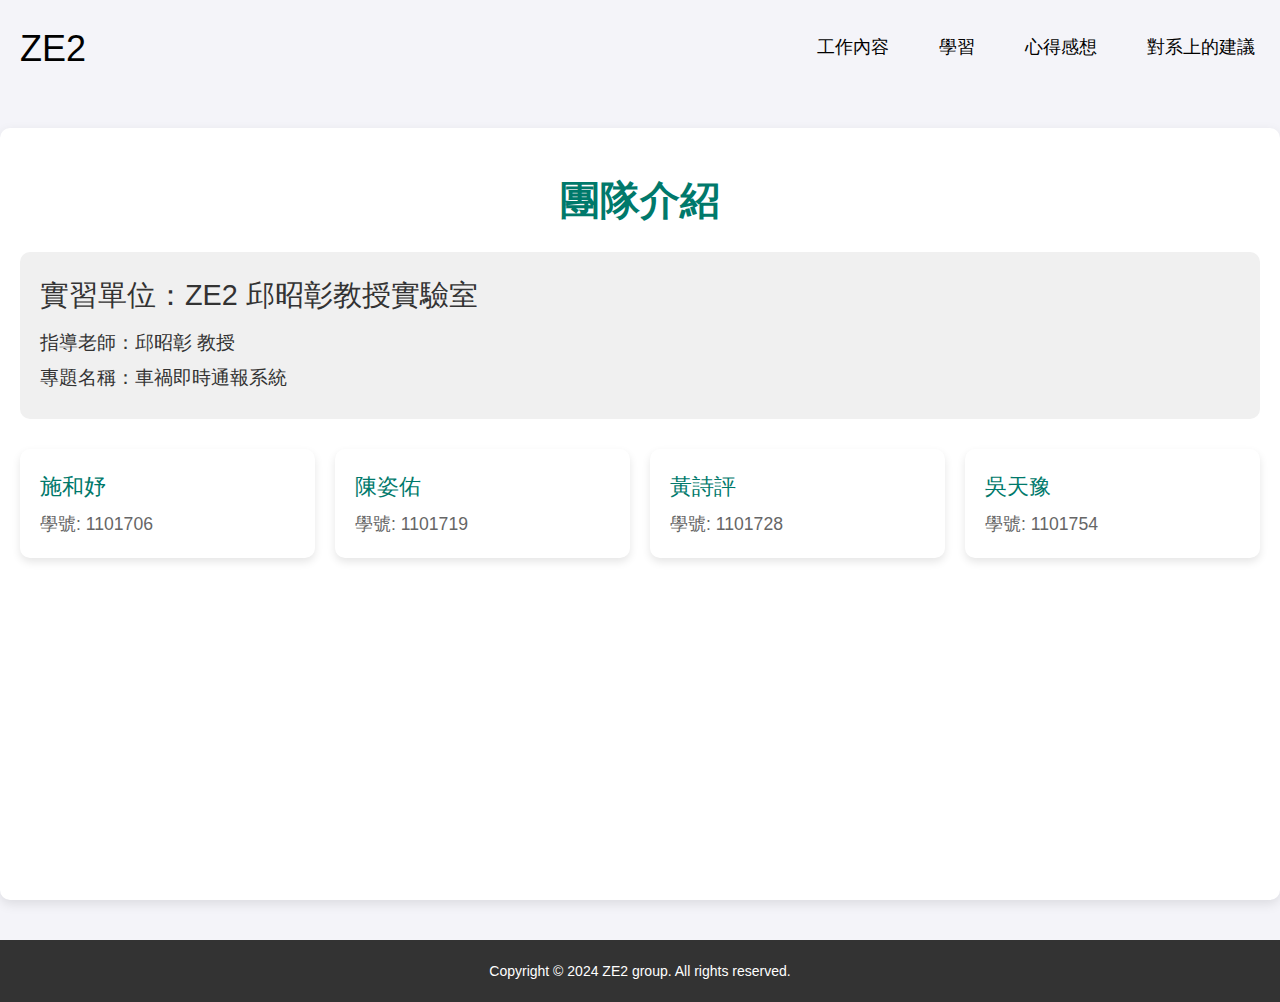
<file: index.htm>
<!DOCTYPE html>
<html lang="zh-Hant">
<head>
    <meta charset="UTF-8">
    <meta name="viewport" content="width=device-width, initial-scale=1.0">
    <title>團隊介紹</title>
    <link rel="stylesheet" href="https://cdnjs.cloudflare.com/ajax/libs/font-awesome/6.6.0/css/all.min.css" integrity="sha512-Kc323vGBEqzTmouAECnVceyQqyqdsSiqLQISBL29aUW4U/M7pSPA/gEUZQqv1cwx4OnYxTxve5UMg5GT6L4JJg==" crossorigin="anonymous" referrerpolicy="no-referrer" />
    <link rel="stylesheet" href="style.css">
    <!-- Google tag (gtag.js) -->
    <script async src="https://www.googletagmanager.com/gtag/js?id=G-84KMQ1LF3Q"></script>
    <script>
      window.dataLayer = window.dataLayer || [];
      function gtag(){dataLayer.push(arguments);}
      gtag('js', new Date());
    
      gtag('config', 'G-84KMQ1LF3Q');
    </script>
</head>
<body>
    <div class="wrap">
        <header>
            <h1><a href="index.htm">ZE2</a></h1>
            <nav>
                <i class="fa-solid fa-bars"></i>
                <ul class="menu">
                    <li class="close-btn">
                        <i class="fa-solid fa-times"></i>
                    </li>
                    <li>
                        <a href="#" class="learn">工作內容</a>
                        <ul class="submenu">
                            <li><a href="environment.html">工作環境介紹</a></li>
                            <li><a href="project.html">專題介紹</a></li>
                        </ul>
                    </li>
                    <li>
                        <a href="#" class="learn">學習</a>
                        <ul class="submenu">
                            <li><a href="prestudy.html">計畫前之預先學習</a></li>
                            <li><a href="study.html">專題中的學習</a></li>
                        </ul>
                    </li>
                    <li><a href="experience.html">心得感想</a></li>
                    <li><a href="recommand.html">對系上的建議</a></li>
                </ul>
            </nav>
        </header>

        <main class="team">
            <h2>團隊介紹</h2>
            <div class="team-overview">
                <h3>實習單位：ZE2 邱昭彰教授實驗室</h3>
                <p>指導老師：邱昭彰 教授</p>
                <p>專題名稱：車禍即時通報系統</p>
            </div>
            <ul class="team-members">
                <li>
                    <h4>施和妤</h4>
                    <p>學號: 1101706</p>
                </li>
                <li>
                    <h4>陳姿佑</h4>
                    <p>學號: 1101719</p>
                </li>
                <li>
                    <h4>黃詩評</h4>
                    <p>學號: 1101728</p>
                </li>
                <li>
                    <h4>吳天豫</h4>
                    <p>學號: 1101754</p>
                </li>
            </ul>            
        </main>
    </div>
    <footer>
        <p>Copyright © 2024 ZE2 group. All rights reserved.</p>
    </footer>
    <script src="index.js"></script>
</body>
</html>
</file>
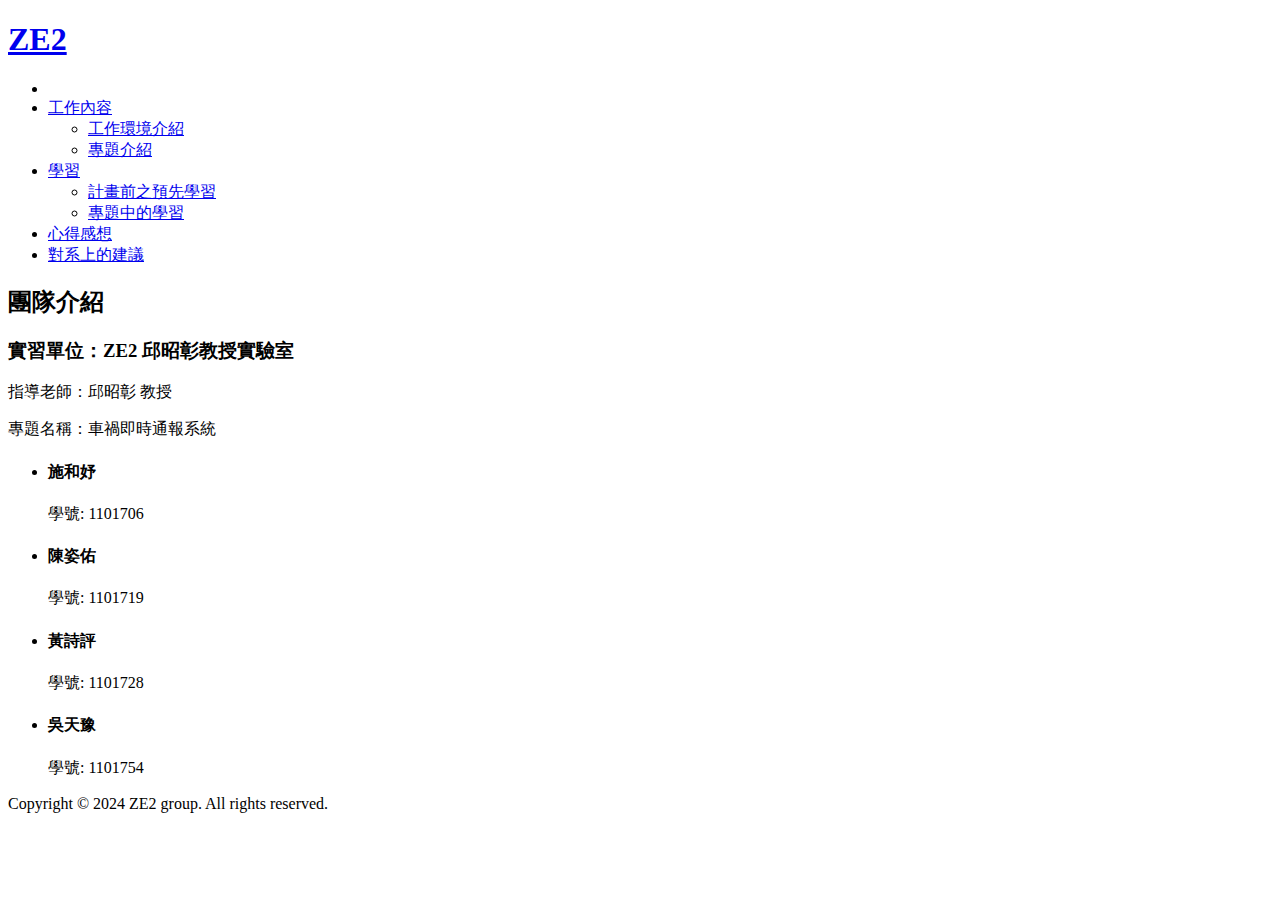
<file: index.html>
<!DOCTYPE html>
<html lang="zh-Hant">
<head>
    <meta charset="UTF-8">
    <meta name="viewport" content="width=device-width, initial-scale=1.0">
    <title>團隊介紹</title>
    <link rel="stylesheet" href="https://cdnjs.cloudflare.com/ajax/libs/font-awesome/6.6.0/css/all.min.css" integrity="sha512-Kc323vGBEqzTmouAECnVceyQqyqdsSiqLQISBL29aUW4U/M7pSPA/gEUZQqv1cwx4OnYxTxve5UMg5GT6L4JJg==" crossorigin="anonymous" referrerpolicy="no-referrer" />
    <link rel="stylesheet" type="text/css" href="https://github.com/loading2022/project/blob/main/style.css">
</head>
<body>
    <div class="wrap">
        <header>
            <h1><a href="index.html">ZE2</a></h1>
            <nav>
                <i class="fa-solid fa-bars"></i>
                <ul class="menu">
                    <li class="close-btn">
                        <i class="fa-solid fa-times"></i>
                    </li>
                    <li>
                        <a href="#" class="learn">工作內容</a>
                        <ul class="submenu">
                            <li><a href="https://loading2022.github.io/project/environment.html">工作環境介紹</a></li>
                            <li><a href="https://loading2022.github.io/project/project.html">專題介紹</a></li>
                        </ul>
                    </li>
                    <li>
                        <a href="#" class="learn">學習</a>
                        <ul class="submenu">
                            <li><a href="https://loading2022.github.io/project/prestudy.html">計畫前之預先學習</a></li>
                            <li><a href="https://loading2022.github.io/project/study.html">專題中的學習</a></li>
                        </ul>
                    </li>
                    <li><a href="https://loading2022.github.io/project/experience.html">心得感想</a></li>
                    <li><a href="https://loading2022.github.io/project/recommand.html">對系上的建議</a></li>
                </ul>
            </nav>
        </header>

        <main class="team">
            <h2>團隊介紹</h2>
            <div class="team-overview">
                <h3>實習單位：ZE2 邱昭彰教授實驗室</h3>
                <p>指導老師：邱昭彰 教授</p>
                <p>專題名稱：車禍即時通報系統</p>
            </div>
            <ul class="team-members">
                <li>
                    <h4>施和妤</h4>
                    <p>學號: 1101706</p>
                </li>
                <li>
                    <h4>陳姿佑</h4>
                    <p>學號: 1101719</p>
                </li>
                <li>
                    <h4>黃詩評</h4>
                    <p>學號: 1101728</p>
                </li>
                <li>
                    <h4>吳天豫</h4>
                    <p>學號: 1101754</p>
                </li>
            </ul>            
        </main>
    </div>
    <footer>
        <p>Copyright © 2024 ZE2 group. All rights reserved.</p>
    </footer>
    <script src="https://github.com/loading2022/project/blob/main/index.js"></script>
</body>
</html>
</file>
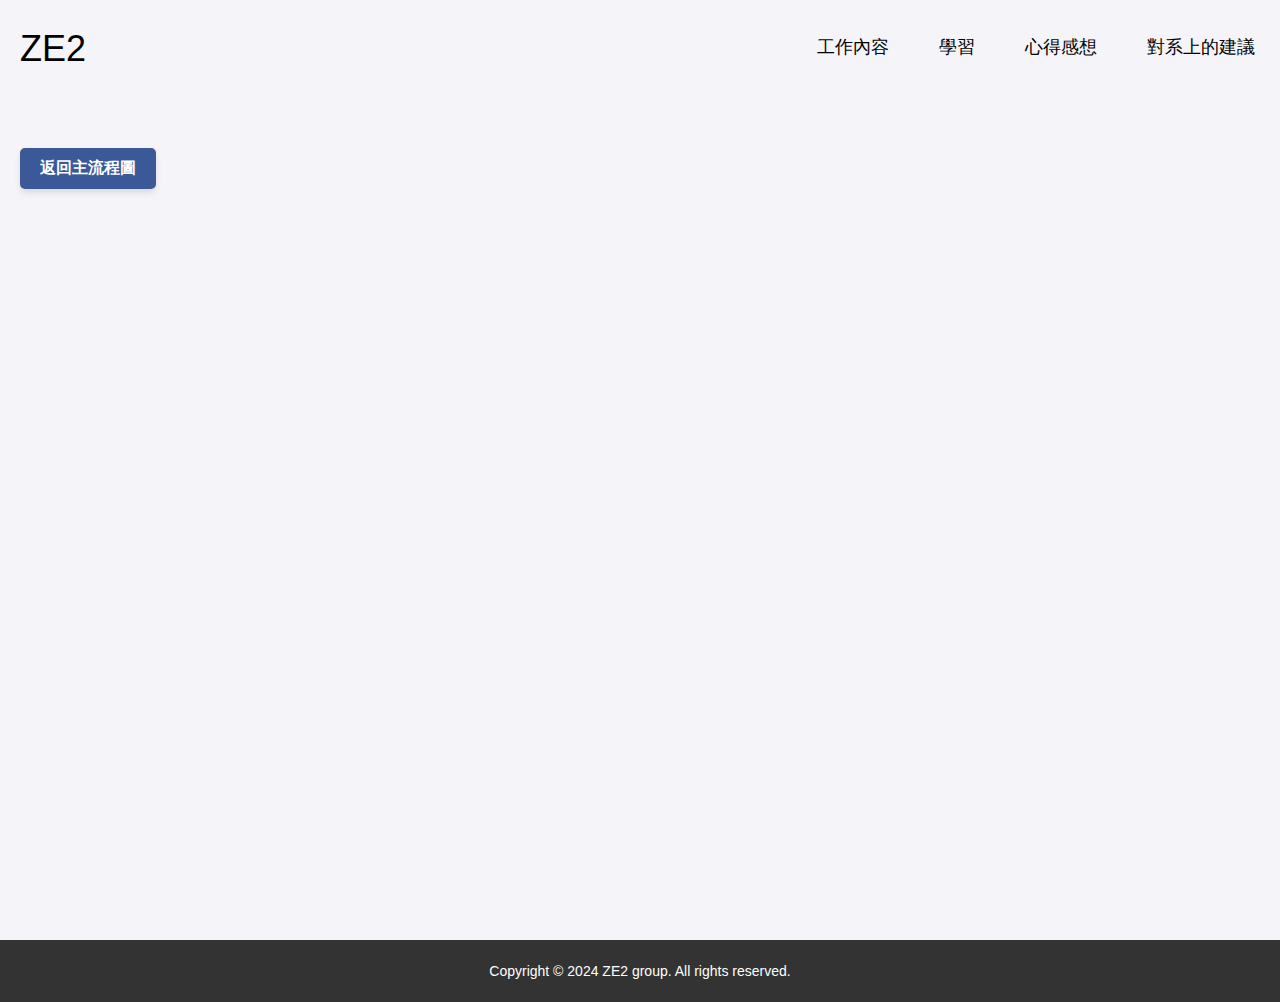
<file: detail.html>
<!DOCTYPE html>
<html lang="en">
<head>
    <meta charset="UTF-8">
    <meta name="viewport" content="width=device-width, initial-scale=1.0">
    <title>實作詳細說明</title>
    <link rel="stylesheet" href="https://cdnjs.cloudflare.com/ajax/libs/font-awesome/6.6.0/css/all.min.css" integrity="sha512-Kc323vGBEqzTmouAECnVceyQqyqdsSiqLQISBL29aUW4U/M7pSPA/gEUZQqv1cwx4OnYxTxve5UMg5GT6L4JJg==" crossorigin="anonymous" referrerpolicy="no-referrer" />
    <link rel="stylesheet" type="text/css" href="style.css">
</head>
<body>
    <div class="wrap">
        <header>
            <h1><a href="index.htm">ZE2</a></h1>
            <nav>
                <i class="fa-solid fa-bars"></i>
                <ul class="menu">
                    <li class="close-btn">
                        <i class="fa-solid fa-times"></i>
                    </li>
                    <li>
                        <a href="#" class="learn">工作內容</a>
                        <ul class="submenu">
                            <li><a href="environment.html">工作環境介紹</a></li>
                            <li><a href="project.html">專題介紹</a></li>
                        </ul>
                    </li>
                    <li>
                        <a href="#" class="learn">學習</a>
                        <ul class="submenu">
                            <li><a href="prestudy.html">計畫前之預先學習</a></li>
                            <li><a href="study.html">專題中的學習</a></li>
                        </ul>
                    </li>
                    <li><a href="experience.html">心得感想</a></li>
                    <li><a href="recommand.html">對系上的建議</a></li>
                </ul>
            </nav>
        </header>

        <main>
            <div id="detail-content"></div>
            <button id="back-to-main" class="back-button">返回主流程圖</button>
        </main>
    </div>
    <footer>
        <p>Copyright © 2024 ZE2 group. All rights reserved.</p>
    </footer>
    <script src="index.js"></script>
</body>
</html>
</file>
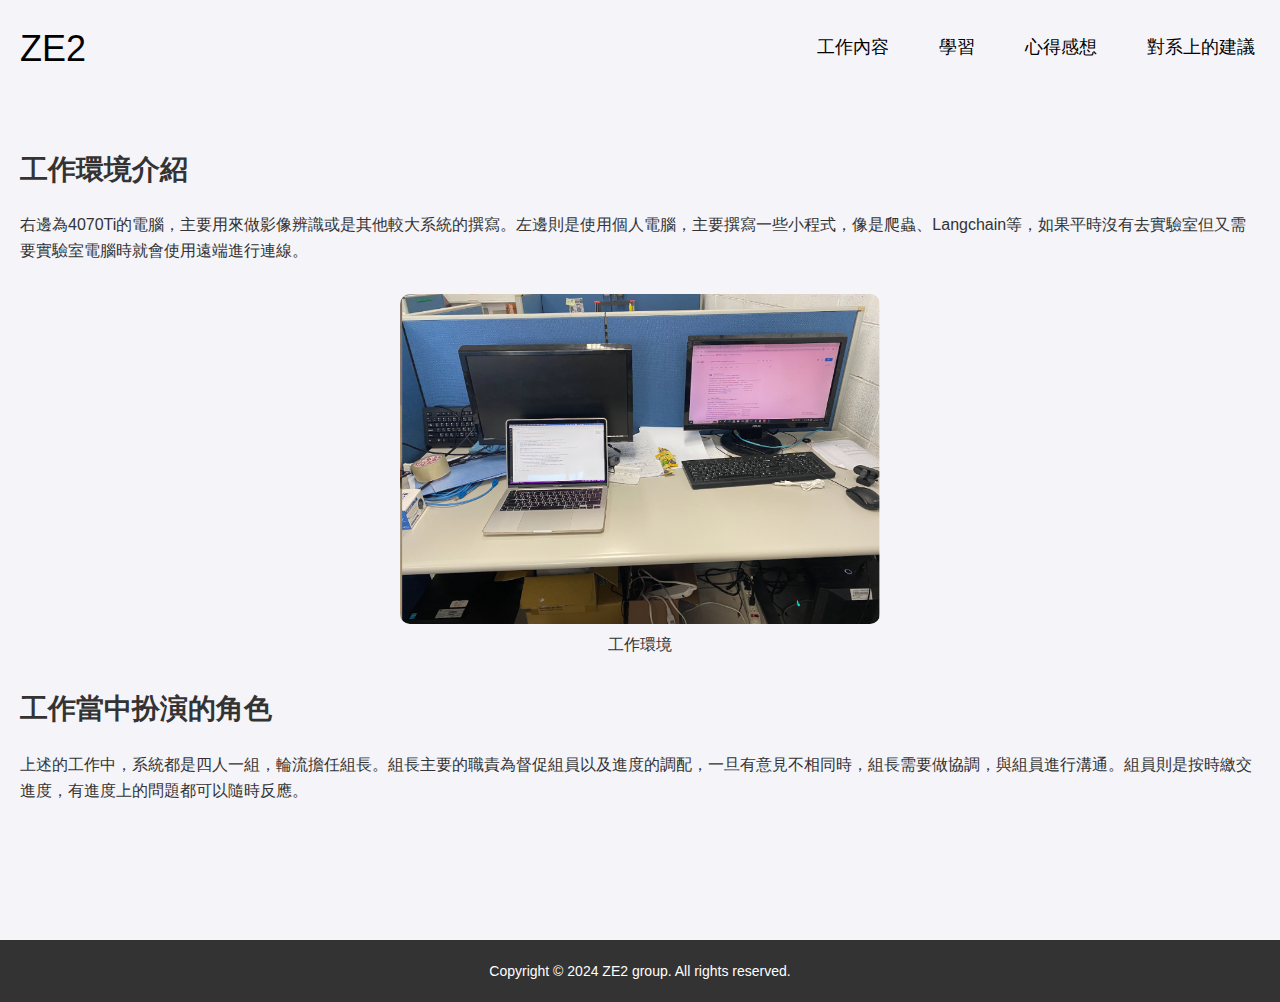
<file: environment.html>
<!DOCTYPE html>
<html lang="zh-Hant">
<head>
    <meta charset="UTF-8">
    <meta name="viewport" content="width=device-width, initial-scale=1.0">
    <title>工作環境介紹</title>
    <link rel="stylesheet" href="https://cdnjs.cloudflare.com/ajax/libs/font-awesome/6.6.0/css/all.min.css" integrity="sha512-Kc323vGBEqzTmouAECnVceyQqyqdsSiqLQISBL29aUW4U/M7pSPA/gEUZQqv1cwx4OnYxTxve5UMg5GT6L4JJg==" crossorigin="anonymous" referrerpolicy="no-referrer" />
    <link rel="stylesheet" type="text/css" href="style.css">
</head>
<body>
    <div class="wrap">
        <header>
            <h1><a href="index.htm">ZE2</a></h1>
            <nav>
                <i class="fa-solid fa-bars"></i>
                <ul class="menu">
                    <li class="close-btn">
                        <i class="fa-solid fa-times"></i>
                    </li>
                    <li>
                        <a href="#" class="learn">工作內容</a>
                        <ul class="submenu">
                            <li><a href="environment.html">工作環境介紹</a></li>
                            <li><a href="project.html">專題介紹</a></li>
                        </ul>
                    </li>
                    <li>
                        <a href="#" class="learn">學習</a>
                        <ul class="submenu">
                            <li><a href="prestudy.html">計畫前之預先學習</a></li>
                            <li><a href="study.html">專題中的學習</a></li>
                        </ul>
                    </li>
                    <li><a href="experience.html">心得感想</a></li>
                    <li><a href="recommand.html">對系上的建議</a></li>
                </ul>
            </nav>
        </header>

        <main>
            <section class="work-content">
                <h2>工作環境介紹</h2>
                <p>右邊為4070Ti的電腦，主要用來做影像辨識或是其他較大系統的撰寫。左邊則是使用個人電腦，主要撰寫一些小程式，像是爬蟲、Langchain等，如果平時沒有去實驗室但又需要實驗室電腦時就會使用遠端進行連線。</p>
                <figure>
                    <img src="./images/1-1.jpg" alt="工作環境" />
                    <figcaption>工作環境</figcaption>
                </figure>
            </section>
            <section class="work-content">
                <h2>工作當中扮演的角色</h2>
                <p>上述的工作中，系統都是四人一組，輪流擔任組長。組長主要的職責為督促組員以及進度的調配，一旦有意見不相同時，組長需要做協調，與組員進行溝通。組員則是按時繳交進度，有進度上的問題都可以隨時反應。</p>
            </section>
        </main>
    </div>
    <footer>
        <p>Copyright © 2024 ZE2 group. All rights reserved.</p>
    </footer>
    <script src="index.js"></script>
</body>
</html>
</file>
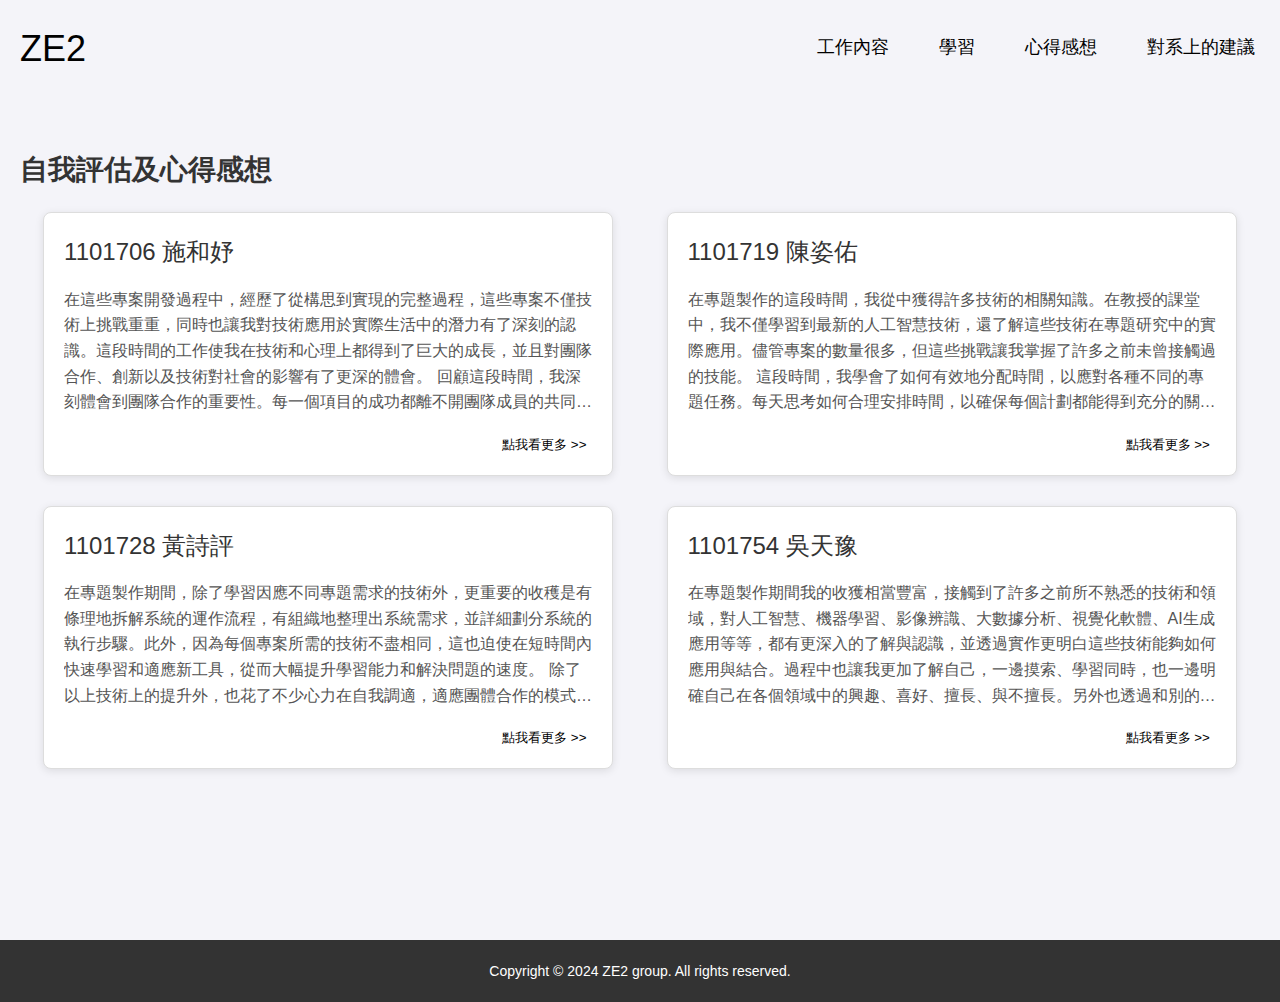
<file: experience.html>
<!DOCTYPE html>
<html lang="zh-Hant">
<head>
    <meta charset="UTF-8">
    <meta name="viewport" content="width=device-width, initial-scale=1.0">
    <title>心得感想</title>
    <link rel="stylesheet" href="https://cdnjs.cloudflare.com/ajax/libs/font-awesome/6.6.0/css/all.min.css" integrity="sha512-Kc323vGBEqzTmouAECnVceyQqyqdsSiqLQISBL29aUW4U/M7pSPA/gEUZQqv1cwx4OnYxTxve5UMg5GT6L4JJg==" crossorigin="anonymous" referrerpolicy="no-referrer" />
    <link rel="stylesheet" type="text/css" href="style.css">
</head>
<body>
    <div class="wrap">
        <header>
            <h1><a href="index.htm">ZE2</a></h1>
            <nav>
                <i class="fa-solid fa-bars"></i>
                <ul class="menu">
                    <li class="close-btn">
                        <i class="fa-solid fa-times"></i>
                    </li>
                    <li>
                        <a href="#" class="learn">工作內容</a>
                        <ul class="submenu">
                            <li><a href="environment.html">工作環境介紹</a></li>
                            <li><a href="project.html">專題介紹</a></li>
                        </ul>
                    </li>
                    <li>
                        <a href="#" class="learn">學習</a>
                        <ul class="submenu">
                            <li><a href="prestudy.html">計畫前之預先學習</a></li>
                            <li><a href="study.html">專題中的學習</a></li>
                        </ul>
                    </li>
                    <li><a href="experience.html">心得感想</a></li>
                    <li><a href="recommand.html">對系上的建議</a></li>
                </ul>
            </nav>
        </header>

        <main>
           <h2>自我評估及心得感想</h2>
           <ul class="experience">
            <li>
                <h3>1101706 施和妤</h3>
                <div class="more-text">
                    <p>在這些專案開發過程中，經歷了從構思到實現的完整過程，這些專案不僅技術上挑戰重重，同時也讓我對技術應用於實際生活中的潛力有了深刻的認識。這段時間的工作使我在技術和心理上都得到了巨大的成長，並且對團隊合作、創新以及技術對社會的影響有了更深的體會。
                    回顧這段時間，我深刻體會到團隊合作的重要性。每一個項目的成功都離不開團隊成員的共同努力和協作。在每一個挑戰面前，團隊成員之間的相互支持和信任是我們克服困難、取得成功的關鍵。此外，我也深刻體會到創新的重要性。在每一個項目中，我們都面臨著新的挑戰和未知的領域，需要我們不斷地學習和探索。創新不僅僅是技術上的突破，更是思維方式的轉變。在每一次的挑戰面前，我們都需要打破常規，尋找新的解決方案，這讓我認識到創新對於技術發展和項目成功的巨大推動作用。在這些項目的開發過程中，我也深刻認識到技術對社會的影響。無論是車禍即時通報系統、輿情分析系統還是立法院發言分析系統，這些技術應用都在實際生活中發揮著重要的作用，為社會帶來了實實在在的變化和便利。</p>
                </div>
                <button class="more">點我看更多 >></button>
            </li>
            <li>
                <h3>1101719 陳姿佑</h3>
                <div class="more-text">
                    <p>在專題製作的這段時間，我從中獲得許多技術的相關知識。在教授的課堂中，我不僅學習到最新的人工智慧技術，還了解這些技術在專題研究中的實際應用。儘管專案的數量很多，但這些挑戰讓我掌握了許多之前未曾接觸過的技能。
                    這段時間，我學會了如何有效地分配時間，以應對各種不同的專題任務。每天思考如何合理安排時間，以確保每個計劃都能得到充分的關注和投入。這種時間管理的能力不僅提高了我的效率，還讓我更好地應對各種挑戰。
                    除了時間管理，我還從專題中學會如何應對各種問題。遇到困難時，即時反應並主動尋求解決方案。這些經驗也讓我更加善於與教授討論，共同解決專題中的難題。    
                    </p>
                </div>
                <button class="more">點我看更多 >></button>

            </li>
            <li>
                <h3>1101728 黃詩評</h3>
                <div class="more-text">
                    <p>在專題製作期間，除了學習因應不同專題需求的技術外，更重要的收穫是有條理地拆解系統的運作流程，有組織地整理出系統需求，並詳細劃分系統的執行步驟。此外，因為每個專案所需的技術不盡相同，這也迫使在短時間內快速學習和適應新工具，從而大幅提升學習能力和解決問題的速度。
                    除了以上技術上的提升外，也花了不少心力在自我調適，適應團體合作的模式。尤其，團隊合作中的溝通和協調最為重要，學習如何在壓力之下保持冷靜，如何有效並委婉地溝通。此外，在此期間因為每週都需要 meeting，也讓我逐漸不會太害怕上台，能夠在沒有逐字稿的情況下報完所有內容，增加了不少臨場反應能力。</p>
                </div>
                <button class="more">點我看更多 >></button>
            </li>
            <li>
                <h3>1101754 吳天豫</h3>
                <div class="more-text">
                    <p>在專題製作期間我的收獲相當豐富，接觸到了許多之前所不熟悉的技術和領域，對人工智慧、機器學習、影像辨識、大數據分析、視覺化軟體、AI生成應用等等，都有更深入的了解與認識，並透過實作更明白這些技術能夠如何應用與結合。過程中也讓我更加了解自己，一邊摸索、學習同時，也一邊明確自己在各個領域中的興趣、喜好、擅長、與不擅長。另外也透過和別的團隊一起完成其他專案，學習如何和團隊中的夥伴溝通協調、進度交接，並在彼此不擅長的部分互相幫忙。
                    對我而言，最難得也最珍貴的收獲，是自學能力和找尋資源的能力，製作專題的過程中，當遇到問題或是不會做時，經常需要自己去尋找資料、方法、或是可利用的資源。經過這段時間的磨練，我不僅精進了以前在必選修課程中的所學，也增添了許多新的知識、技術、以及能力。</p>
                </div>
                <button class="more">點我看更多 >></button>
            </li>
           </ul>
        </main>
    </div>
    <footer>
        <p>Copyright © 2024 ZE2 group. All rights reserved.</p>
    </footer>
    <div class="overlay" id="overlay">
        <div class="more-text-show" id="moreTextShow">
            <div class="overlay-upper">
                <h3 id="author"></h3>
                <i class="fa-solid fa-times overlay-close-btn" onclick="closeOverlay()"></i>
            </div>
            <div id="content"></div>
        </div>
    </div>

    <script src="index.js"></script>
</body>
</html>
</file>
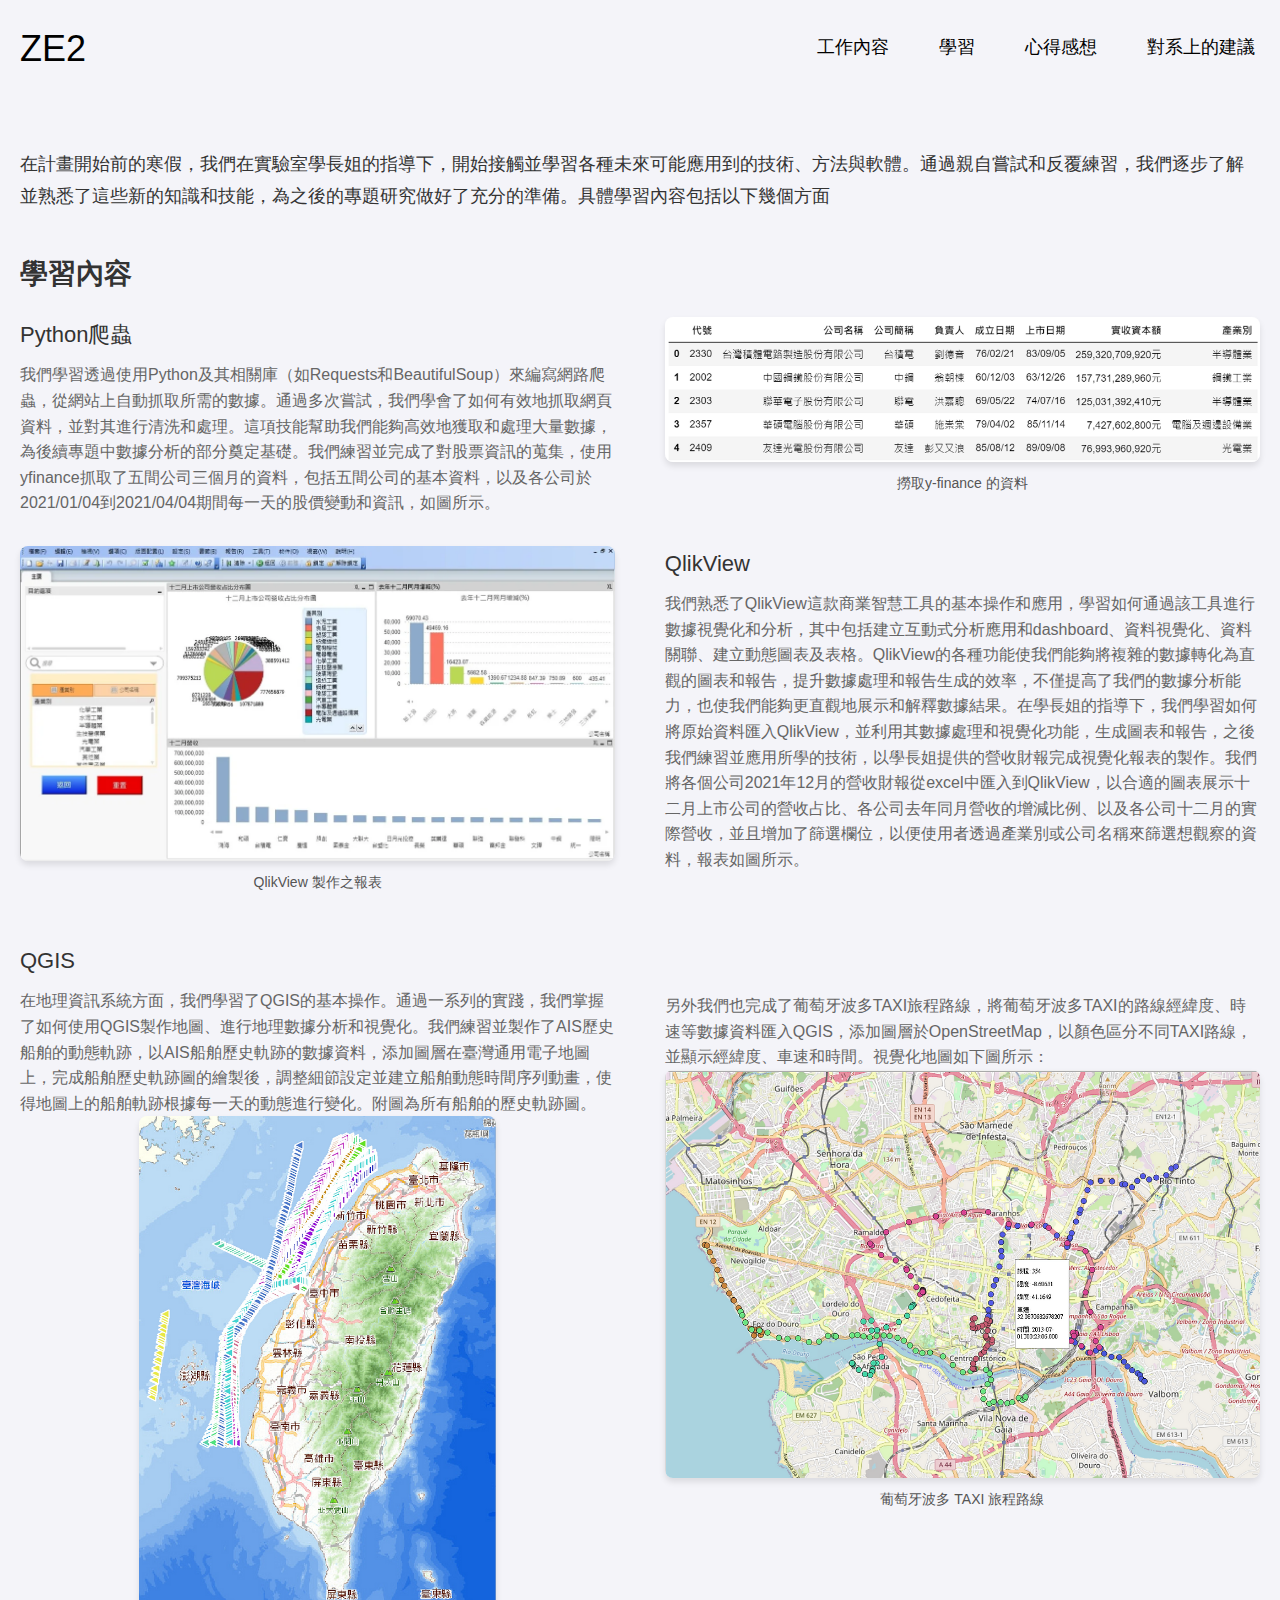
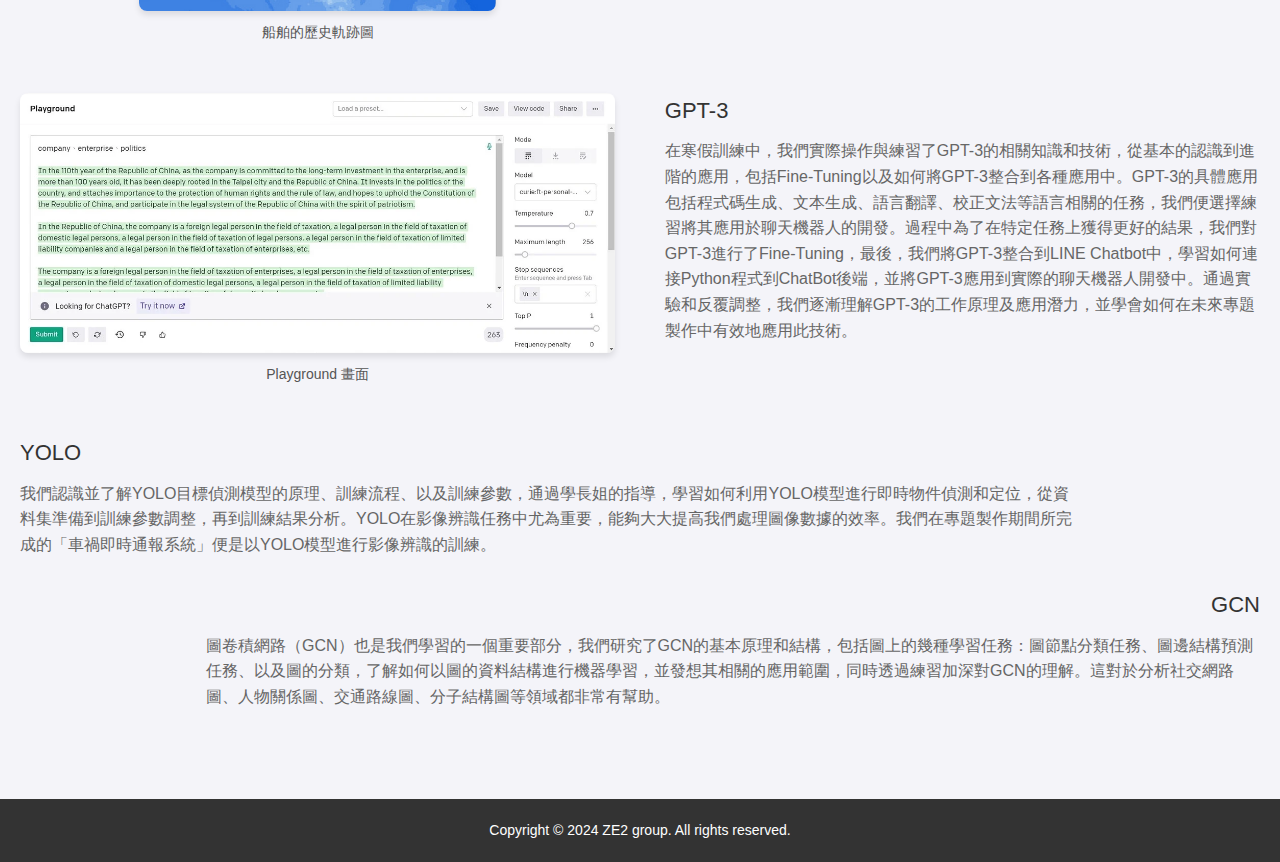
<file: prestudy.html>
<!DOCTYPE html>
<html lang="zh-Hant">
<head>
    <meta charset="UTF-8">
    <meta name="viewport" content="width=device-width, initial-scale=1.0">
    <title>專題過程學習到的內容</title>
    <link rel="stylesheet" href="https://cdnjs.cloudflare.com/ajax/libs/font-awesome/6.6.0/css/all.min.css" integrity="sha512-Kc323vGBEqzTmouAECnVceyQqyqdsSiqLQISBL29aUW4U/M7pSPA/gEUZQqv1cwx4OnYxTxve5UMg5GT6L4JJg==" crossorigin="anonymous" referrerpolicy="no-referrer" />
    <link rel="stylesheet" type="text/css" href="style.css">
</head>
<body>
    <div class="wrap">
        <header>
            <h1><a href="index.htm">ZE2</a></h1>
            <nav>
                <i class="fa-solid fa-bars"></i>
                <ul class="menu">
                    <li class="close-btn">
                        <i class="fa-solid fa-times"></i>
                    </li>
                    <li>
                        <a href="#" class="learn">工作內容</a>
                        <ul class="submenu">
                            <li><a href="environment.html">工作環境介紹</a></li>
                            <li><a href="project.html">專題介紹</a></li>
                        </ul>
                    </li>
                    <li>
                        <a href="#" class="learn">學習</a>
                        <ul class="submenu">
                            <li><a href="prestudy.html">計畫前之預先學習</a></li>
                            <li><a href="study.html">專題中的學習</a></li>
                        </ul>
                    </li>
                    <li><a href="experience.html">心得感想</a></li>
                    <li><a href="recommand.html">對系上的建議</a></li>
                </ul>
            </nav>
        </header>

        <main>
            <section class="intro">
                <p>在計畫開始前的寒假，我們在實驗室學長姐的指導下，開始接觸並學習各種未來可能應用到的技術、方法與軟體。通過親自嘗試和反覆練習，我們逐步了解並熟悉了這些新的知識和技能，為之後的專題研究做好了充分的準備。具體學習內容包括以下幾個方面</p>
            </section>

            <section class="learning-content">
                <h2>學習內容</h2>
                <ul class="prestudy">
                    <li>
                        <div class="left">
                            <h3>Python爬蟲</h3>
                            <p>我們學習透過使用Python及其相關庫（如Requests和BeautifulSoup）來編寫網路爬蟲，從網站上自動抓取所需的數據。通過多次嘗試，我們學會了如何有效地抓取網頁資料，並對其進行清洗和處理。這項技能幫助我們能夠高效地獲取和處理大量數據，為後續專題中數據分析的部分奠定基礎。我們練習並完成了對股票資訊的蒐集，使用yfinance抓取了五間公司三個月的資料，包括五間公司的基本資料，以及各公司於2021/01/04到2021/04/04期間每一天的股價變動和資訊，如圖所示。</p>
                        </div>
                        <div class="right">
                            <figure>
                                <img src="./images/2-1.jpg" alt="爬蟲下來的資料" />
                                <figcaption>撈取y-finance 的資料</figcaption>
                            </figure>
                        </div>
                    </li>
                    <li>
                        <div class="left">
                            <figure>
                                <img src="./images/2-2.jpg" alt="QlikView 製作之報表" />
                                <figcaption>QlikView 製作之報表</figcaption>
                            </figure>
                        </div>
                        <div class="right">
                            <h3>QlikView</h3>
                            <p>我們熟悉了QlikView這款商業智慧工具的基本操作和應用，學習如何通過該工具進行數據視覺化和分析，其中包括建立互動式分析應用和dashboard、資料視覺化、資料關聯、建立動態圖表及表格。QlikView的各種功能使我們能夠將複雜的數據轉化為直觀的圖表和報告，提升數據處理和報告生成的效率，不僅提高了我們的數據分析能力，也使我們能夠更直觀地展示和解釋數據結果。在學長姐的指導下，我們學習如何將原始資料匯入QlikView，並利用其數據處理和視覺化功能，生成圖表和報告，之後我們練習並應用所學的技術，以學長姐提供的營收財報完成視覺化報表的製作。我們將各個公司2021年12月的營收財報從excel中匯入到QlikView，以合適的圖表展示十二月上市公司的營收占比、各公司去年同月營收的增減比例、以及各公司十二月的實際營收，並且增加了篩選欄位，以便使用者透過產業別或公司名稱來篩選想觀察的資料，報表如圖所示。</p>
                        </div>
                    </li>
                    <li>
                        <div class="left">
                            <h3>QGIS</h3>
                            <p>在地理資訊系統方面，我們學習了QGIS的基本操作。通過一系列的實踐，我們掌握了如何使用QGIS製作地圖、進行地理數據分析和視覺化。我們練習並製作了AIS歷史船舶的動態軌跡，以AIS船舶歷史軌跡的數據資料，添加圖層在臺灣通用電子地圖上，完成船舶歷史軌跡圖​的繪製後，調整細節設定並建立船舶動態時間序列動畫​，使得地圖上的船舶軌跡根據每一天的動態進行變化。附圖為所有船舶的歷史軌跡圖。</p>
                            <figure>
                                <img src="./images/2-3.jpg" alt="船舶的歷史軌跡圖" style="width:60%;"/>
                                <figcaption>船舶的歷史軌跡圖</figcaption>
                            </figure>
                        </div>
                        <div class="right">
                            <p class="qgis-right">另外我們也完成了葡萄牙波多TAXI旅程路線，將葡萄牙波多TAXI的路線經緯度、時速等數據資料匯入QGIS，添加圖層於OpenStreetMap，以顏色區分不同TAXI路線，並顯示經緯度、車速和時間。視覺化地圖如下圖所示：</p>
                            <figure>
                                <img src="./images/2-5.jpg" alt="葡萄牙波多 TAXI 旅程路線"/>
                                <figcaption>葡萄牙波多 TAXI 旅程路線</figcaption>
                            </figure>
                        </div>
                    </li>
                    <li>
                        <div class="left">
                            <figure>
                                <img src="./images/2-4.jpg" alt="Playground 畫面" />
                                <figcaption>Playground 畫面</figcaption>
                            </figure>
                        </div>
                        <div class="right">
                            <h3>GPT-3</h3>
                            <p>在寒假訓練中，我們實際操作與練習了GPT-3的相關知識和技術，從基本的認識到進階的應用，包括Fine-Tuning以及如何將GPT-3整合到各種應用中。GPT-3的具體應用包括程式碼生成、文本生成、語言翻譯、校正文法等語言相關的任務，我們便選擇練習將其應用於聊天機器人的開發。過程中為了在特定任務上獲得更好的結果，我們對GPT-3進行了Fine-Tuning，最後，我們將GPT-3整合到LINE Chatbot中，學習如何連接Python程式到ChatBot後端，並將GPT-3應用到實際的聊天機器人開發中。通過實驗和反覆調整，我們逐漸理解GPT-3的工作原理及應用潛力，並學會如何在未來專題製作中有效地應用此技術。</p>
                        </div>
                    </li>
                    <li>
                        <div class="simple-left">
                            <h3>YOLO</h3>
                            <p>我們認識並了解YOLO目標偵測模型的原理、訓練流程、以及訓練參數，通過學長姐的指導，學習如何利用YOLO模型進行即時物件偵測和定位，從資料集準備到訓練參數調整，再到訓練結果分析。YOLO在影像辨識任務中尤為重要，能夠大大提高我們處理圖像數據的效率。我們在專題製作期間所完成的「車禍即時通報系統」便是以YOLO模型進行影像辨識的訓練。</p>
                        </div>
                    </li>
                    <li>
                        <div class="simple-right">
                            <h3>GCN</h3>
                            <p>圖卷積網路（GCN）也是我們學習的一個重要部分，我們研究了GCN的基本原理和結構，包括圖上的幾種學習任務：圖節點分類任務、圖邊結構預測任務、以及圖的分類，了解如何以圖的資料結構進行機器學習，並發想其相關的應用範圍，同時透過練習加深對GCN的理解。這對於分析社交網路圖、人物關係圖、交通路線圖、分子結構圖等領域都非常有幫助。</p>
                        </div>
                    </li>
                </ul>
            </section>
        </main>
    </div>
    <footer>
        <p>Copyright © 2024 ZE2 group. All rights reserved.</p>
    </footer>
    <script src="index.js"></script>
</body>
</html>
</file>
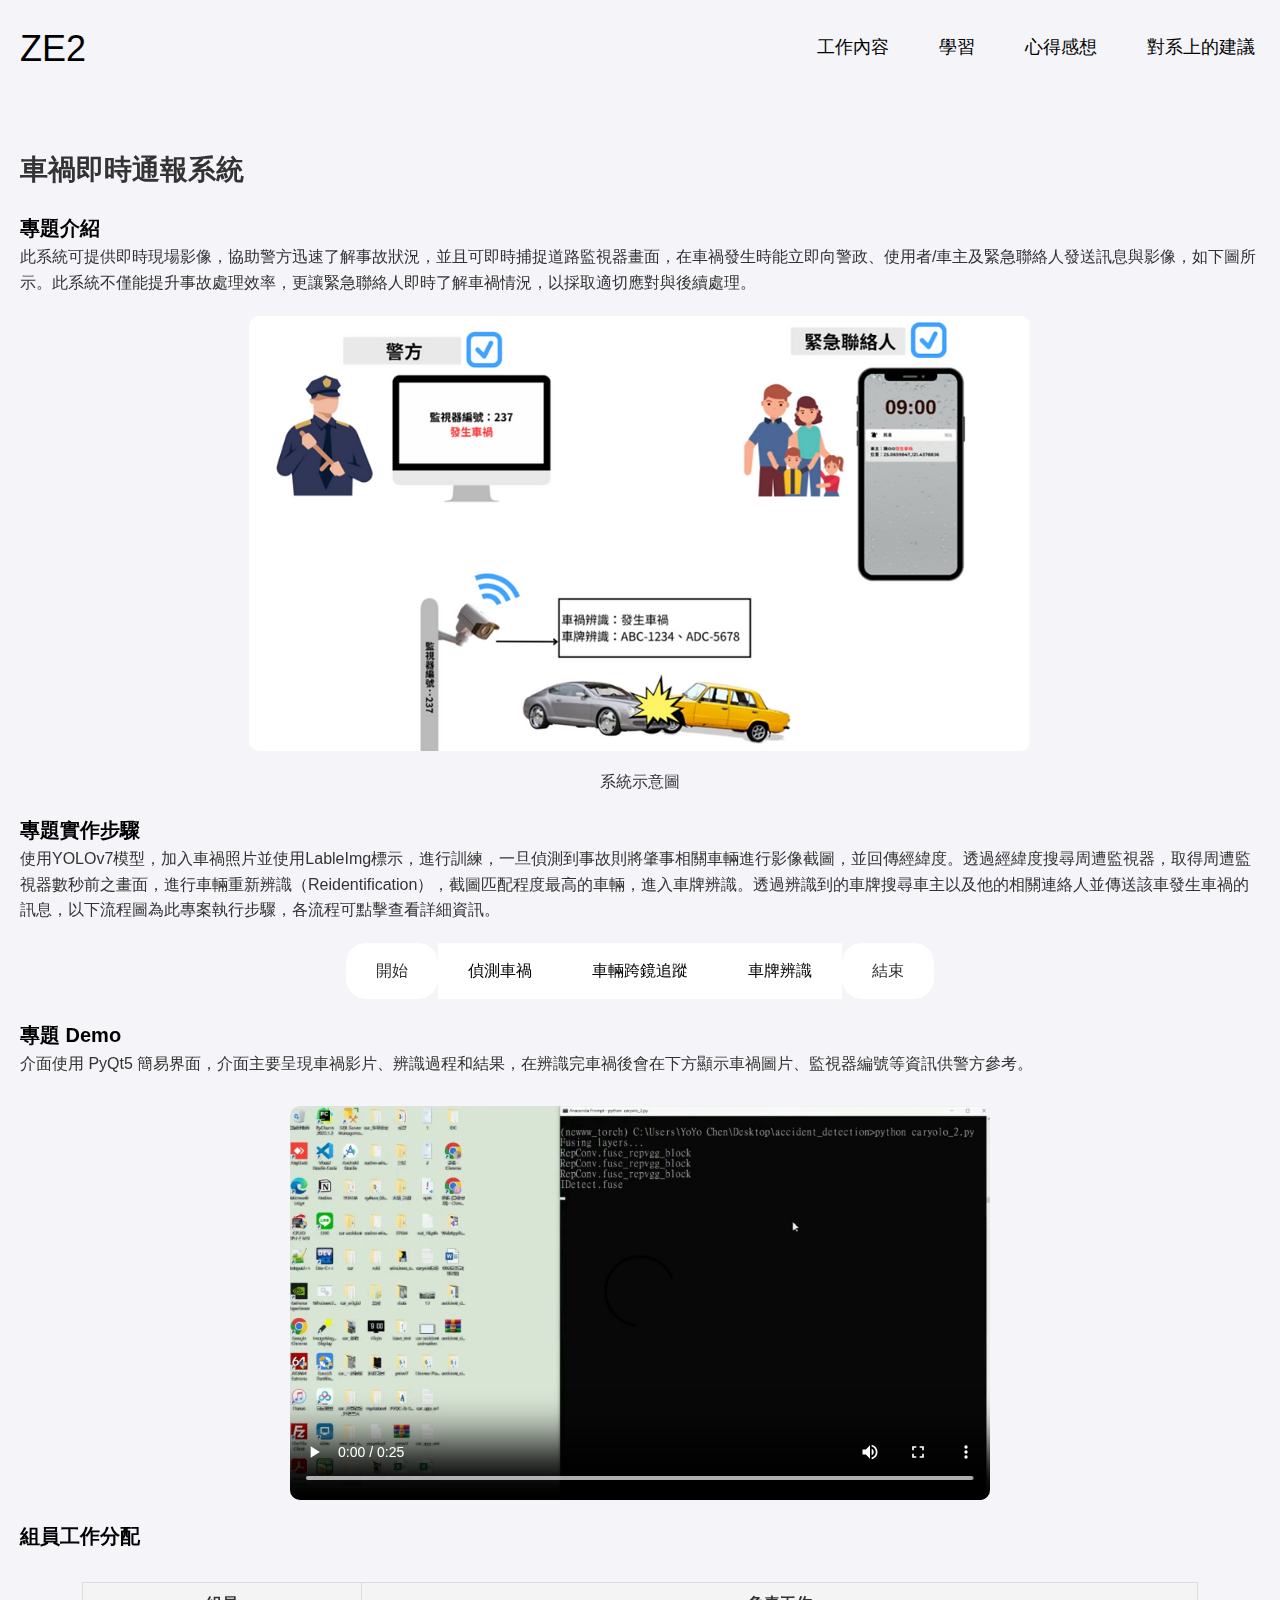
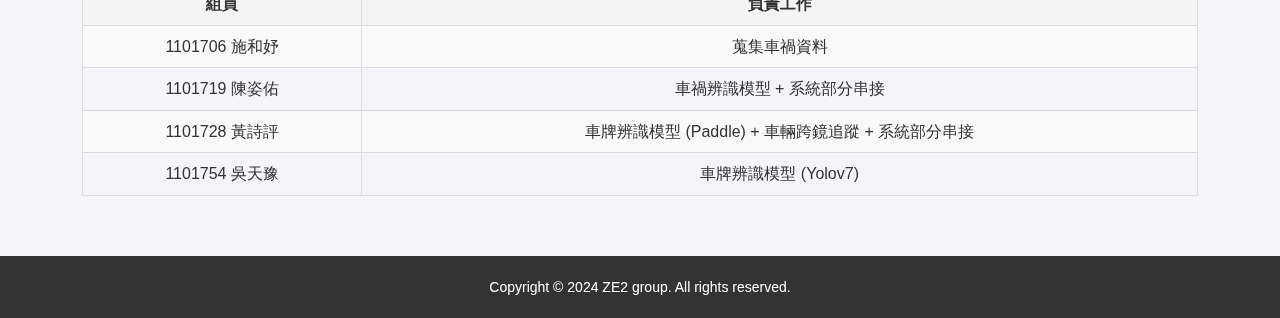
<file: project.html>
<!DOCTYPE html>
<html lang="zh-Hant">
<head>
    <meta charset="UTF-8">
    <meta name="viewport" content="width=device-width, initial-scale=1.0">
    <title>專題介紹</title>
    <link rel="stylesheet" href="https://cdnjs.cloudflare.com/ajax/libs/font-awesome/6.6.0/css/all.min.css" integrity="sha512-Kc323vGBEqzTmouAECnVceyQqyqdsSiqLQISBL29aUW4U/M7pSPA/gEUZQqv1cwx4OnYxTxve5UMg5GT6L4JJg==" crossorigin="anonymous" referrerpolicy="no-referrer" />
    <link rel="stylesheet" type="text/css" href="style.css">
</head>
<body>
    <div class="wrap">
        <header>
            <h1><a href="index.htm">ZE2</a></h1>
            <nav>
                <i class="fa-solid fa-bars"></i>
                <ul class="menu">
                    <li class="close-btn">
                        <i class="fa-solid fa-times"></i>
                    </li>
                    <li>
                        <a href="#" class="learn">工作內容</a>
                        <ul class="submenu">
                            <li><a href="environment.html">工作環境介紹</a></li>
                            <li><a href="project.html">專題介紹</a></li>
                        </ul>
                    </li>
                    <li>
                        <a href="#" class="learn">學習</a>
                        <ul class="submenu">
                            <li><a href="prestudy.html">計畫前之預先學習</a></li>
                            <li><a href="study.html">專題中的學習</a></li>
                        </ul>
                    </li>
                    <li><a href="experience.html">心得感想</a></li>
                    <li><a href="recommand.html">對系上的建議</a></li>
                </ul>
            </nav>
        </header>

        <main>
            <h2>車禍即時通報系統</h2>
            <h3 class="work-title">專題介紹</h3>
            <p>此系統可提供即時現場影像，協助警方迅速了解事故狀況，並且可即時捕捉道路監視器畫面，在車禍發生時能立即向警政、使用者/車主及緊急聯絡人發送訊息與影像，如下圖所示。此系統不僅能提升事故處理效率，更讓緊急聯絡人即時了解車禍情況，以採取適切應對與後續處理。
            </p>
            <figure class="work-figure">
                <img src="./images/1-2.jpg" alt="系統示意圖" style="max-width: 90%;">
                <figcaption>系統示意圖</figcaption>
            </figure>
            <h3 class="work-title">專題實作步驟</h3>
            <p>使用YOLOv7模型，加入車禍照片並使用LableImg標示，進行訓練，一旦偵測到事故則將肇事相關車輛進行影像截圖，並回傳經緯度。透過經緯度搜尋周遭監視器，取得周遭監視器數秒前之畫面，進行車輛重新辨識（Reidentification），截圖匹配程度最高的車輛，進入車牌辨識。透過辨識到的車牌搜尋車主以及他的相關連絡人並傳送該車發生車禍的訊息，以下流程圖為此專案執行步驟，各流程可點擊查看詳細資訊。</p>
            <div class="diagram" id = "flowchart">
                <div class="startEnd">開始</div>
                <i class="fa-solid fa-arrow-right"></i>
                <i class="fa-solid fa-arrow-down"></i>
                <a href="detail.html?type=detect-accident" class="rectangle">偵測車禍</a> 
                <i class="fa-solid fa-arrow-right"></i>
                <i class="fa-solid fa-arrow-down"></i>
                <a href="detail.html?type=cross-tracking" class="rectangle">車輛跨鏡追蹤</a>
                <i class="fa-solid fa-arrow-right"></i>
                <i class="fa-solid fa-arrow-down"></i>
                <a href="detail.html?type=license-plate-recognition" class="rectangle">車牌辨識</a>
                <i class="fa-solid fa-arrow-right"></i>
                <i class="fa-solid fa-arrow-down"></i>
                <div class="startEnd">結束</div>
            </div>
            <h3 class="work-title">專題 Demo</h3>
            <p>介面使用 PyQt5 簡易界面，介面主要呈現車禍影片、辨識過程和結果，在辨識完車禍後會在下方顯示車禍圖片、監視器編號等資訊供警方參考。</p>
            <video src="./video/demo.mp4" controls class="demo"></video>
            <h3 class="work-title">組員工作分配</h3>
            <table class="table">
                <tr>
                    <th>組員</th>
                    <th>負責工作</th>
                </tr>
                <tr>
                    <td>1101706 施和妤</td>
                    <td>蒐集車禍資料</td>
                </tr>
                <tr>
                    <td>1101719 陳姿佑</td>
                    <td>車禍辨識模型 + 系統部分串接</td>
                </tr>
                <tr>
                    <td>1101728 黃詩評</td>
                    <td>車牌辨識模型 (Paddle) + 車輛跨鏡追蹤 + 系統部分串接</td>
                </tr>
                <tr>
                    <td>1101754 吳天豫</td>
                    <td>車牌辨識模型 (Yolov7)</td>
                </tr>
            </table>
            <div class="overlay" id="overlay"></div>
        </main>
    </div>
    <footer>
        <p>Copyright © 2024 ZE2 group. All rights reserved.</p>
    </footer>
    <script src="index.js"></script>
</body>
</html>
</file>
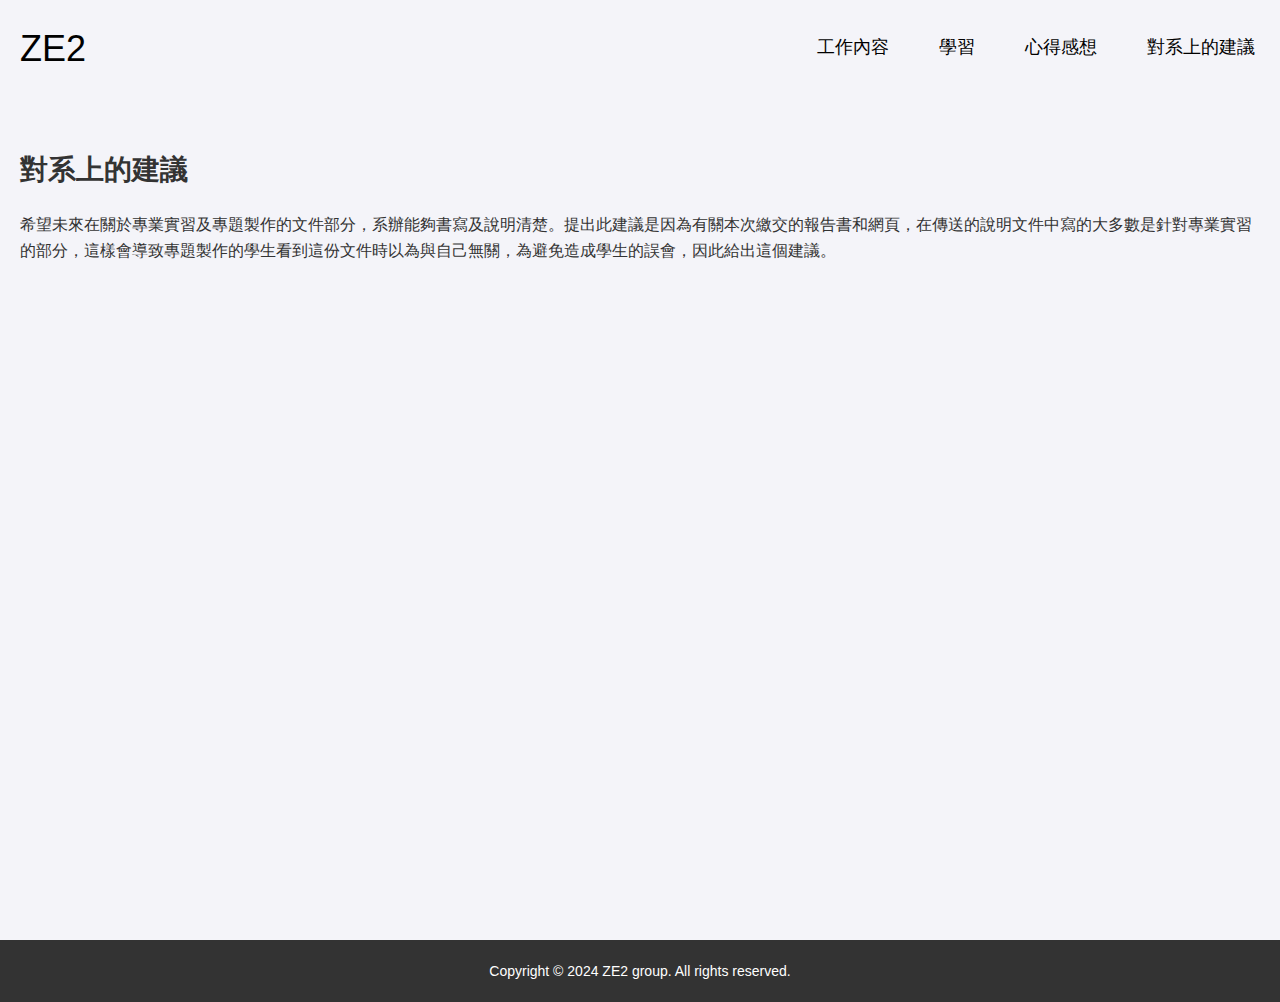
<file: recommand.html>
<!DOCTYPE html>
<html lang="zh-Hant">
<head>
    <meta charset="UTF-8">
    <meta name="viewport" content="width=device-width, initial-scale=1.0">
    <title>對系上的建議</title>
    <link rel="stylesheet" href="https://cdnjs.cloudflare.com/ajax/libs/font-awesome/6.6.0/css/all.min.css" integrity="sha512-Kc323vGBEqzTmouAECnVceyQqyqdsSiqLQISBL29aUW4U/M7pSPA/gEUZQqv1cwx4OnYxTxve5UMg5GT6L4JJg==" crossorigin="anonymous" referrerpolicy="no-referrer" />
    <link rel="stylesheet" type="text/css" href="style.css">
</head>
<body>
    <div class="wrap">
        <header>
            <h1><a href="index.htm">ZE2</a></h1>
            <nav>
                <i class="fa-solid fa-bars"></i>
                <ul class="menu">
                    <li class="close-btn">
                        <i class="fa-solid fa-times"></i>
                    </li>
                    <li>
                        <a href="#" class="learn">工作內容</a>
                        <ul class="submenu">
                            <li><a href="environment.html">工作環境介紹</a></li>
                            <li><a href="project.html">專題介紹</a></li>
                        </ul>
                    </li>
                    <li>
                        <a href="#" class="learn">學習</a>
                        <ul class="submenu">
                            <li><a href="prestudy.html">計畫前之預先學習</a></li>
                            <li><a href="study.html">專題中的學習</a></li>
                        </ul>
                    </li>
                    <li><a href="experience.html">心得感想</a></li>
                    <li><a href="recommand.html">對系上的建議</a></li>
                </ul>
            </nav>
        </header>

        <main>
           <h2>對系上的建議</h2>
           <p>希望未來在關於專業實習及專題製作的文件部分，系辦能夠書寫及說明清楚。提出此建議是因為有關本次繳交的報告書和網頁，在傳送的說明文件中寫的大多數是針對專業實習的部分，這樣會導致專題製作的學生看到這份文件時以為與自己無關，為避免造成學生的誤會，因此給出這個建議。</p>
        </main>
    </div>
    <footer class="recommand-footer">
        <p>Copyright © 2024 ZE2 group. All rights reserved.</p>
    </footer>
    <script src="index.js"></script>
</body>
</html>
</file>
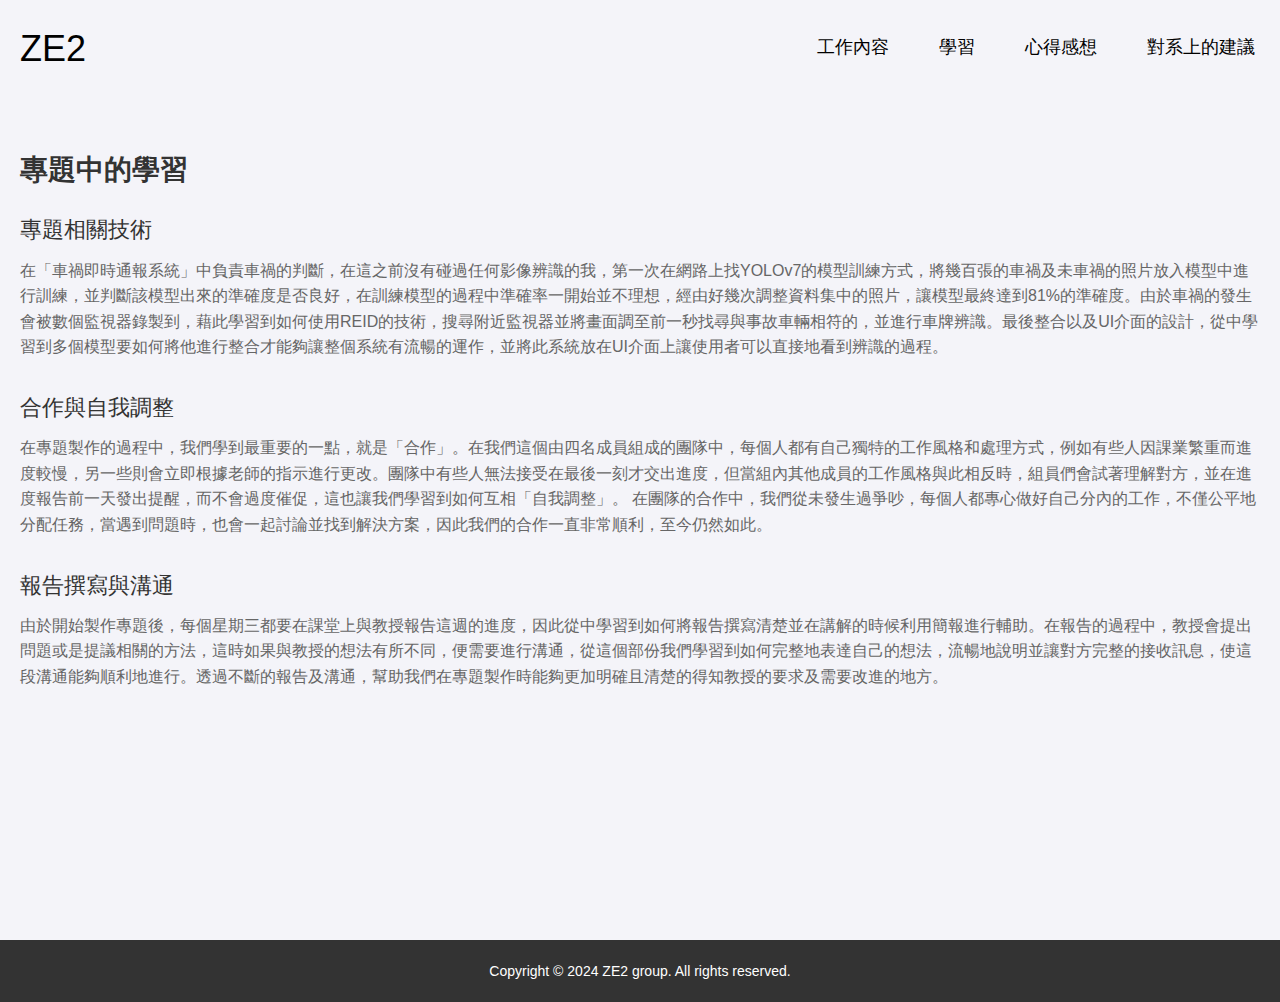
<file: study.html>
<!DOCTYPE html>
<html lang="zh-Hant">
<head>
    <meta charset="UTF-8">
    <meta name="viewport" content="width=device-width, initial-scale=1.0">
    <title>專題過程學習到的內容</title>
    <link rel="stylesheet" href="https://cdnjs.cloudflare.com/ajax/libs/font-awesome/6.6.0/css/all.min.css" integrity="sha512-Kc323vGBEqzTmouAECnVceyQqyqdsSiqLQISBL29aUW4U/M7pSPA/gEUZQqv1cwx4OnYxTxve5UMg5GT6L4JJg==" crossorigin="anonymous" referrerpolicy="no-referrer" />
    <link rel="stylesheet" type="text/css" href="style.css">
</head>
<body>
    <div class="wrap">
        <header>
            <h1><a href="index.htm">ZE2</a></h1>
            <nav>
                <i class="fa-solid fa-bars"></i>
                <ul class="menu">
                    <li class="close-btn">
                        <i class="fa-solid fa-times"></i>
                    </li>
                    <li>
                        <a href="#" class="learn">工作內容</a>
                        <ul class="submenu">
                            <li><a href="environment.html">工作環境介紹</a></li>
                            <li><a href="project.html">專題介紹</a></li>
                        </ul>
                    </li>
                    <li>
                        <a href="#" class="learn">學習</a>
                        <ul class="submenu">
                            <li><a href="prestudy.html">計畫前之預先學習</a></li>
                            <li><a href="study.html">專題中的學習</a></li>
                        </ul>
                    </li>
                    <li><a href="experience.html">心得感想</a></li>
                    <li><a href="recommand.html">對系上的建議</a></li>
                </ul>
            </nav>
        </header>

        <main>
            <section class="learning-content">
                <h2>專題中的學習</h2>
                <ul class="study">
                    <li>
                        <h3>專題相關技術</h3>
                        <p>在「車禍即時通報系統」中負責車禍的判斷，在這之前沒有碰過任何影像辨識的我，第一次在網路上找YOLOv7的模型訓練方式，將幾百張的車禍及未車禍的照片放入模型中進行訓練，並判斷該模型出來的準確度是否良好，在訓練模型的過程中準確率一開始並不理想，經由好幾次調整資料集中的照片，讓模型最終達到81%的準確度。由於車禍的發生會被數個監視器錄製到，藉此學習到如何使用REID的技術，搜尋附近監視器並將畫面調至前一秒找尋與事故車輛相符的，並進行車牌辨識。最後整合以及UI介面的設計，從中學習到多個模型要如何將他進行整合才能夠讓整個系統有流暢的運作，並將此系統放在UI介面上讓使用者可以直接地看到辨識的過程。</p>
                    </li>
                    <li>
                       <h3>合作與自我調整</h3>
                       <p>
                        在專題製作的過程中，我們學到最重要的一點，就是「合作」。在我們這個由四名成員組成的團隊中，每個人都有自己獨特的工作風格和處理方式，例如有些人因課業繁重而進度較慢，另一些則會立即根據老師的指示進行更改。團隊中有些人無法接受在最後一刻才交出進度，但當組內其他成員的工作風格與此相反時，組員們會試著理解對方，並在進度報告前一天發出提醒，而不會過度催促，這也讓我們學習到如何互相「自我調整」。
                        在團隊的合作中，我們從未發生過爭吵，每個人都專心做好自己分內的工作，不僅公平地分配任務，當遇到問題時，也會一起討論並找到解決方案，因此我們的合作一直非常順利，至今仍然如此。
                       </p>
                    </li>
                    <li>
                        <h3>報告撰寫與溝通</h3>
                        <p>
                            由於開始製作專題後，每個星期三都要在課堂上與教授報告這週的進度，因此從中學習到如何將報告撰寫清楚並在講解的時候利用簡報進行輔助。在報告的過程中，教授會提出問題或是提議相關的方法，這時如果與教授的想法有所不同，便需要進行溝通，從這個部份我們學習到如何完整地表達自己的想法，流暢地說明並讓對方完整的接收訊息，使這段溝通能夠順利地進行。透過不斷的報告及溝通，幫助我們在專題製作時能夠更加明確且清楚的得知教授的要求及需要改進的地方。
                        </p>
                    </li>
                </ul>
            </section>
        </main>
    </div>
    <footer>
        <p>Copyright © 2024 ZE2 group. All rights reserved.</p>
    </footer>
    <script src="index.js"></script>
</body>
</html>
</file>
<file: style.css>
/*CSS Reset start*/
/* http://meyerweb.com/eric/tools/css/reset/ 
   v2.0 | 20110126
   License: none (public domain)
*/

html, body, div, span, applet, object, iframe,
h1, h2, h3, h4, h5, h6, p, blockquote, pre,
a, abbr, acronym, address, big, cite, code,
del, dfn, em, img, ins, kbd, q, s, samp,
small, strike, strong, sub, sup, tt, var,
b, u, i, center,
dl, dt, dd, ol, ul, li,
fieldset, form, label, legend,
table, caption, tbody, tfoot, thead, tr, th, td,
article, aside, canvas, details, embed, 
figure, figcaption, footer, header, hgroup, 
menu, nav, output, ruby, section, summary,
time, mark, audio, video {
	margin: 0;
	padding: 0;
	border: 0;
	font-size: 100%;
	font: inherit;
	vertical-align: baseline;
}
/* HTML5 display-role reset for older browsers */
article, aside, details, figcaption, figure, 
footer, header, hgroup, menu, nav, section {
	display: block;
}
body {
	line-height: 1;
}
ol, ul {
	list-style: none;
}
blockquote, q {
	quotes: none;
}
blockquote:before, blockquote:after,
q:before, q:after {
	content: '';
	content: none;
}
table {
	border-collapse: collapse;
	border-spacing: 0;
}
a {
    text-decoration: none;
    color:black;
}
*, *:before, *:after{
    box-sizing: border-box;
}
/*CSS Reset end*/
body {
    font-family: 'Arial', sans-serif;
    background-color: #f4f4f9;
    color: #333;
    line-height: 1.6;
}
.wrap {
    width: 100%;
    max-width: 1296px;
    margin: 0 auto;
    display: flex;
    flex-direction: column; 
    min-height:100vh;
}
header{
    padding: 20px 0;
    text-align: center;
    display: flex;
    justify-content: space-between;
    align-items: center;
}

header h1{
    margin-left:20px;
}

header h1 a {
    color: black;
    text-decoration: none;
    font-size: 36px;
}
nav>ul {
    list-style: none;
    text-align: center;
    display: flex;
    justify-content: space-around;
    align-items: center;
}

nav > ul > li {
    margin: 0 15px;
}

nav ul li a {
    text-decoration: none;
    font-size: 18px;
    display: block;
    padding:10px;
    border-bottom: 3px solid transparent;
}

nav>ul>li>a:hover {
    border-bottom:3px solid darkblue;
}

.learn{
    position:relative;
}

.submenu{
    display: none;
    position:absolute;
    top:75px;
    padding: 10px;
    border-radius: 5px;
    box-shadow: 0 4px 6px rgba(0, 0, 0, 0.1);
    z-index:2;
    background-color: white;
}

.submenu a:hover{
    background-color: lightgray;
}

main{
    margin-top:30px;
    padding:20px;
}
.subtitle{
    font-size:24px;
    font-weight:bold;
    color:#024094;
}

footer {
    width:100%;
    background-color: #333;
    color: #fff;
    text-align: center;
    padding: 20px;
    margin-top: 40px;
}

footer p {
    font-size: 14px;
}

.intro {
    margin-bottom: 40px;
}

.intro p {
    font-size: 18px;
    line-height: 1.8;
}

main{
    flex-grow: 1;
}

main h2 {
    font-size: 28px;
    color: #333;
    margin-bottom: 20px;
    font-weight: bold;
}
.fa-bars{
    display: none;
}
.close-btn{
    display: none;
}

@media(max-width:768px){
    .menu {
        display: none;
        background-color: rgba(0, 0, 0, 0.7);
        position: absolute;
        top: 0;
        right: 0;
        width: 100%;
        height: 80vh; 
        z-index: 2;
        padding-top: 60px; 
        overflow-y: auto;
        transition: transform 0.3s ease; 
        transform: translateX(100%);
    }

    .menu.show {
        transform: translateX(0); 
    }

    .fa-bars {
        display: block;
        margin-right: 20px;
        font-size: 24px;
        cursor: pointer;
    }

    .close-btn {
        display: block;
        position: absolute;
        top: 20px;
        right: 20px;
        font-size: 30px;
        color: white;
        cursor: pointer;
    }

    .menu a {
        color: white;
        padding: 10px;
        text-decoration: none;
        display: block;
        transition: background-color 0.3s ease;
    }

    .menu a:hover {
        background-color: #fff;
        color: #000;
        border:3px solid transparent;
    }

    .submenu {
        display: none;
        padding-left: 20px;
        background-color: rgba(0, 0, 0, 0.8);
    }

    .submenu li a {
        color: #ccc;
    }

    .submenu li a:hover {
        background-color: #555;
    }

    .menu li:hover > .submenu {
        display: block;
    }

}
/*prestudy.html、.study.html*/
.prestudy li {
    display: flex;
    flex-wrap: wrap;
    justify-content: space-between;
    margin-bottom: 30px;
}

.prestudy .left {
    width: 48%;
}

.prestudy .right {
    width: 48%;
}

.prestudy figure {
    margin: 0 0 20px 0;
}

.prestudy img {
    max-width: 100%;
    display: block;
    height: auto;
    border-radius: 8px;
    margin: 0 auto;
    box-shadow: 0 4px 6px rgba(0, 0, 0, 0.1);
}

.prestudy figcaption {
    text-align: center;
    font-size: 14px;
    color: #555;
    margin-top: 10px;
}

.prestudy h3, .study h3{
    font-size: 22px;
    color: #333;
    margin-bottom: 10px;
}

.prestudy p, .study p {
    font-size: 16px;
    line-height: 1.6;
    color: #666;
}
.prestudy .simple-left, .prestudy .simple-right{
    width:85%;
}
.prestudy .simple-right{
    margin-left:auto;
}
.prestudy .simple-right h3{
    text-align:right;
}
.qgis-right{
    margin-top:50px;
}

@media (max-width:768px){
    .prestudy li:nth-child(odd){
        flex-direction:column;
    }
    .prestudy .left, .prestudy .right{
        width:98%;
    }
    .prestudy li:nth-child(even){
        flex-direction: column-reverse;
    }
    .prestudy figure{
        margin-top:30px;
    }
}
.study li{
    margin-bottom:30px;
}

/*experience.html*/
.experience{
    display: flex;
    justify-content: space-evenly;
    flex-wrap: wrap;
    gap:30px;
}
.experience li{
    width:46%;
    background-color: #fff;
    border: 1px solid #ddd;
    border-radius: 8px;
    padding: 20px;
    box-shadow: 0 2px 8px rgba(0, 0, 0, 0.1);
    transition: transform 0.3s ease-in-out;
}
.experience li:hover {
    transform: translateY(-5px);
    box-shadow: 0 4px 16px rgba(0, 0, 0, 0.2);
}
  
.experience h3 {
    font-size: 1.5rem;
    color: #333;
    margin-bottom: 15px;
}
.experience p {
    font-size: 1rem;
    color: #555;
    line-height: 1.6;
    display: -webkit-box;
    -webkit-box-orient: vertical;
    -webkit-line-clamp: 5;
    overflow: hidden;
}
.more{
    background-color: transparent;
    border:0px solid transparent;
    cursor:pointer;
    margin-top:20px;
    float:right;
}
.overlay {
    display: none;
    position: fixed;
    top: 0;
    left: 0;
    width: 100%;
    height: 100%;
    background-color: rgba(0, 0, 0, 0.7);
    z-index: 1000;
}

.overlay-upper{
    display: flex;
    justify-content: space-between;
}

.more-text-show {
    width: 90%;
    background-color: white;
    border-radius: 10px;
    padding: 20px;
    position: absolute;
    top: 50%;
    left: 50%;
    transform: translate(-50%, -50%);
    z-index: 2;
    box-shadow: 0 4px 6px rgba(0, 0, 0, 0.2);
    max-height: 80%;
    overflow-y: auto;
}
.overlay-close-btn {
    color:gray;
    position: absolute;
    top: 10px;
    right: 10px;
    font-size:28px;
    padding: 5px 10px;
    cursor: pointer;
    border-radius: 5px;
}
@media(max-width:768px){
    .experience{
        flex-direction: column;
    }
    .experience li{
        width:98%;
        height:200px;
        white-space: nowrap;
	    overflow:hidden;
	    text-overflow:ellipsis;
    }
    .overlay-close-btn {
        display: block;
        position: absolute;
        top: 20px;
        right: 20px;
        font-size: 30px;
        color: gray;
        cursor: pointer;
    }
}

/*recommand.html*/
.recommand-footer{
    margin-bottom:0px;
}

/*index.html*/
.work-content figure{
    margin-top:30px;
    margin-bottom: 30px;
    text-align: center;
}
.work-content img{
    width:480px;
    border-radius:10px;
}

@media(max-width:480px){
    .work-content img{
        max-width:90%;
    }
}
.show{
    display: block;
}
/*project.html*/
.work-title{
    font-size:20px;
    color:black;
    font-weight:bold;
    margin-top:20px;
}
.work-figure{
    width:70%;
    text-align: center;
    margin:20px auto;
}
.work-figure img{
    width: 90%;
    border-radius:10px;
    margin-bottom: 10px;
}
.diagram{
    display: flex;
    justify-content: center;
    align-items: center;
    margin-top:20px;
}
.rectangle{
    background-color:white;
    padding:15px 30px;
}
.rectangle:hover{
    box-shadow: 0 4px 6px rgba(0, 0, 0, 0.1);
}

.startEnd{
    background-color: #fff;
    padding:15px 30px;
    border-radius:20px;
}
.fa-arrow-right{
    display: block;
}
.fa-arrow-down{
    display: none;
}
.demo{
    width:700px;
    display: block;
    margin:0 auto;
    border-radius:10px;
    margin-top:30px;
}
.table{
    width: 90%;
    margin:0 auto;
    border-collapse: collapse; 
    margin-top:30px;
}
.table th, .table td {
    padding: 8px 12px;
    text-align: center; 
    border: 1px solid #ddd;
}
  
.table th {
    background-color: #f4f4f4; 
    font-weight: bold;
}
  
.table tr:nth-child(even) {
    background-color: #f9f9f9; 
}
  
.table tr:hover {
    background-color: #f1f1f1; 
}
@media(max-width:768px){
    .demo{
        max-width:90%;
    }
    .diagram {
        flex-direction: column;
    }
    .rectangle, .startEnd {
        width: 35%;
        text-align: center;
    }
    .fa-arrow-right{
        display: none;
    }
    .fa-arrow-down{
        display: block;
    }
}
.flex{
    display: flex;
    gap:30px;
}
@media(max-width:768px){
    .flex{
        flex-direction:column;
    }
}
/*detail.html*/
#detail-content h3{
    font-size: 22px;
    color: #333;
    margin-bottom: 10px;
    font-weight:bold;
}
#detail-content p{
    margin-bottom:30px;
}
#detail-content h4{
    font-size: 18px;
    color: #333;
    margin-bottom: 10px;
    font-weight:bold;
}
.back-button {
    display: inline-block;
    padding: 10px 20px;
    font-size: 16px;
    font-weight: bold;
    color: #ffffff;
    background-color: #3b5998;
    border: none;
    border-radius: 5px;
    cursor: pointer;
    transition: background-color 0.3s, transform 0.2s;
    box-shadow: 0 4px 6px rgba(0, 0, 0, 0.1);
}

.back-button:hover {
    background-color: #0056b3; 
    transform: translateY(-2px);
    box-shadow: 0 6px 8px rgba(0, 0, 0, 0.2);
}

.back-button:active {
    transform: translateY(0);
    box-shadow: 0 3px 5px rgba(0, 0, 0, 0.2);
}
.index{
    display: flex;
    justify-content: space-between;
}
@media(max-width:768px){
    img{
        max-width: 90%;
    }
}
/*index.html*/
.team {
    background-color: #ffffff;
    padding: 40px 20px;
    border-radius: 10px;
    margin-top: 30px;
    box-shadow: 0 4px 12px rgba(0, 0, 0, 0.1);
}

.team h2 {
    font-size: 2.5em;
    text-align: center;
    color: #00796b;
    margin-bottom: 20px;
}

.team-overview {
    background-color: #f0f0f0;
    padding: 20px;
    border-radius: 10px;
    margin-bottom: 30px;
}

.team-overview h3 {
    font-size: 1.8em;
    margin: 0 0 10px;
    color: #333;
}

.team-overview p {
    font-size: 1.2em;
    margin: 5px 0;
}

.team-members {
    list-style: none;
    padding: 0;
    margin: 0;
    display: grid;
    grid-template-columns: repeat(auto-fit, minmax(250px, 1fr));
    gap: 20px;
}

.team-members li {
    background-color: #ffffff;
    border-radius: 10px;
    padding: 20px;
    box-shadow: 0 4px 8px rgba(0, 0, 0, 0.1);
    transition: transform 0.3s ease;
}

.team-members li:hover {
    transform: translateY(-5px);
}

.team-members h4 {
    font-size: 1.4em;
    color: #00796b;
    margin: 0;
}

.team-members p {
    font-size: 1.1em;
    margin-top: 5px;
    color: #666;
}
</file>
